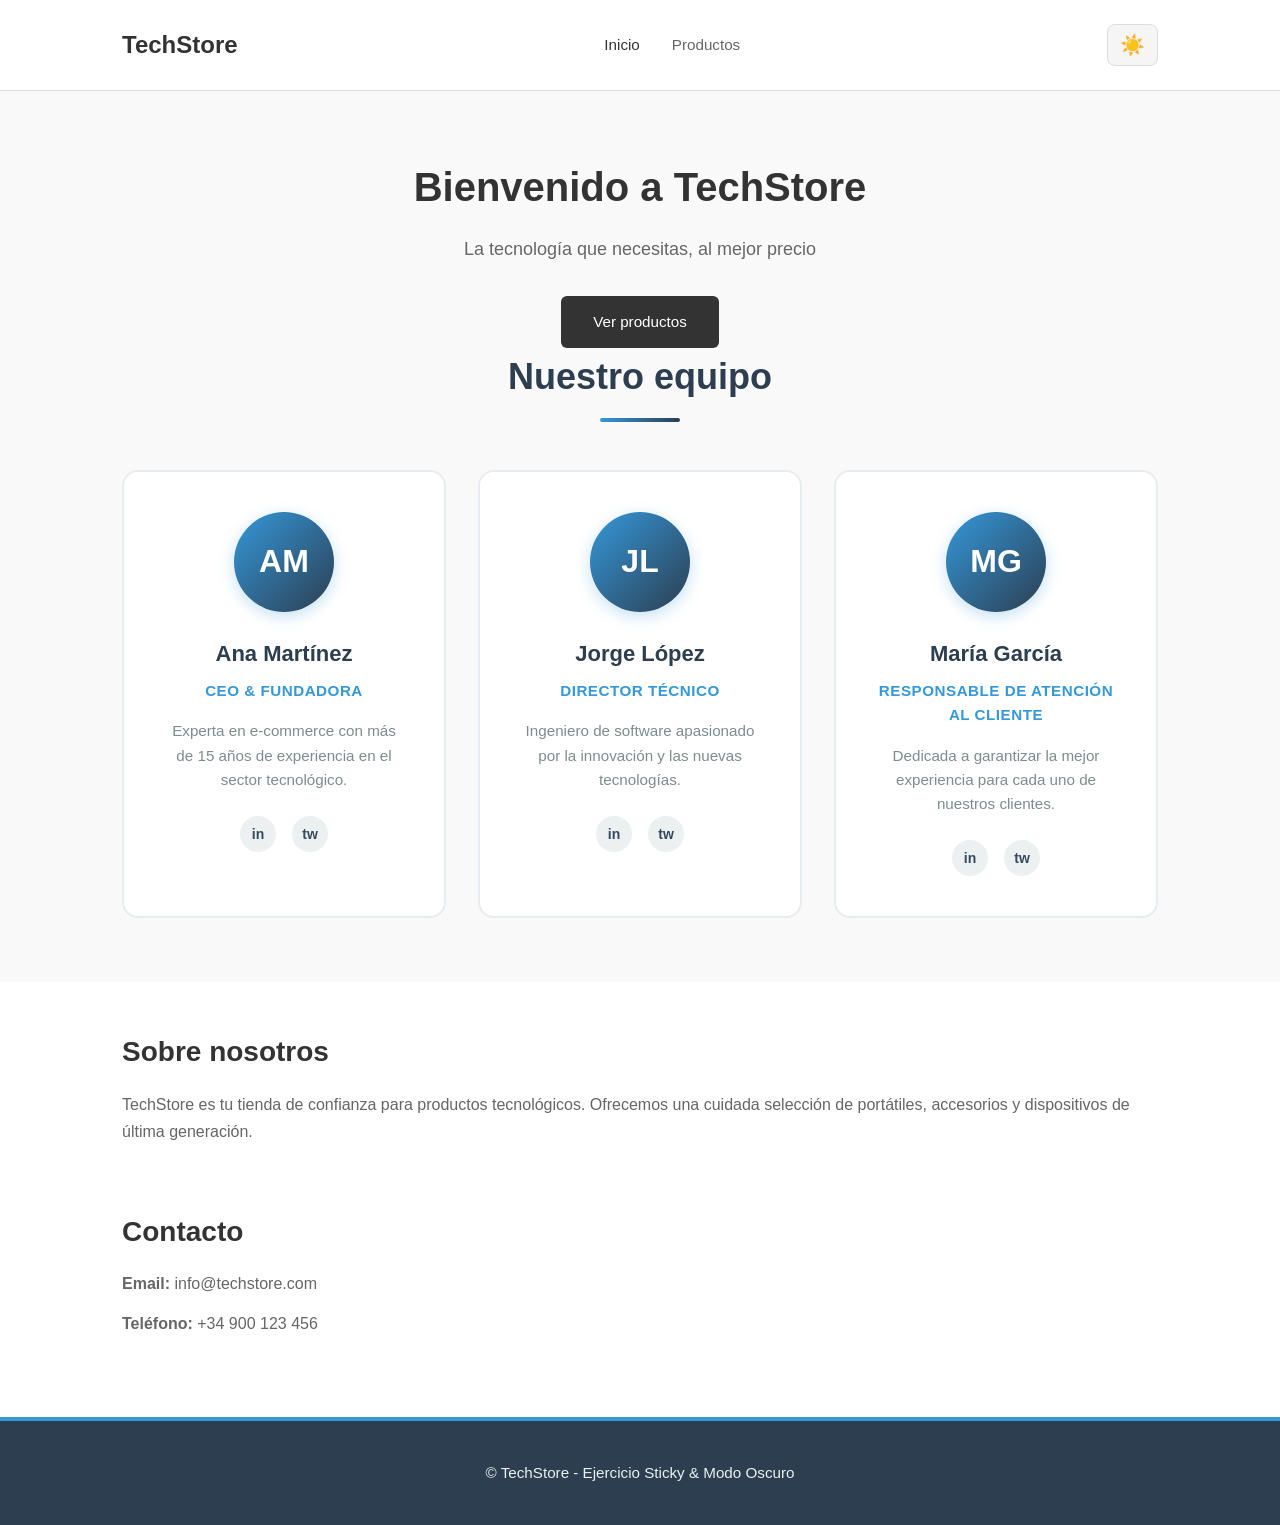
<file: index.html>
<!doctype html>
<html lang="es">
  <head>
    <meta charset="UTF-8" />
    <meta name="viewport" content="width=device-width, initial-scale=1.0" />
    <title>TechStore - Inicio</title>
    <link rel="stylesheet" href="./css/reset.css" />
    <link rel="stylesheet" href="./css/styles.css" />
  </head>
  <body>
    <header class="header-principal">
      <div class="container">
        <div class="header-content">
          <h1>TechStore</h1>
          <nav>
            <a href="./index.html" class="active">Inicio</a>
            <a href="./productos.html">Productos</a>
          </nav>
          <button id="btnModoOscuro" class="btn-modo">
            <span class="icono-sol" aria-label="Cambiar tema">☀️</span>
            <span class="icono-luna" aria-label="Cambiar tema">🌙</span>
          </button>
        </div>
      </div>
    </header>
    <main>
      <section class="hero">
        <div class="container">
          <div class="hero-content">
            <h2>Bienvenido a TechStore</h2>
            <p>La tecnología que necesitas, al mejor precio</p>
            <a href="./productos.html" class="btn-hero">Ver productos</a>
          </div>
          <div class="section-header">
            <h3>Nuestro equipo</h3>
            <div class="section-line"></div>
          </div>
          <div class="equipo-flex">
            <div class="equipo-card">
              <div class="equipo-avatar">AM</div>
              <h4>Ana Martínez</h4>
              <p class="rol">CEO & Fundadora</p>
              <p>
                Experta en e-commerce con más de 15 años de experiencia en el
                sector tecnológico.
              </p>
              <div class="equipo-social">
                <span>in</span>
                <span>tw</span>
              </div>
            </div>
            <div class="equipo-card">
              <div class="equipo-avatar">JL</div>
              <h4>Jorge López</h4>
              <p class="rol">Director Técnico</p>
              <p>
                Ingeniero de software apasionado por la innovación y las nuevas
                tecnologías.
              </p>
              <div class="equipo-social">
                <span>in</span>
                <span>tw</span>
              </div>
            </div>
            <div class="equipo-card">
              <div class="equipo-avatar">MG</div>
              <h4>María García</h4>
              <p class="rol">Responsable de Atención al Cliente</p>
              <p>
                Dedicada a garantizar la mejor experiencia para cada uno de
                nuestros clientes.
              </p>
              <div class="equipo-social">
                <span>in</span>
                <span>tw</span>
              </div>
            </div>
          </div>
        </div>
      </section>

      <section class="info-section">
        <div class="container">
          <h3>Sobre nosotros</h3>
          <p>
            TechStore es tu tienda de confianza para productos tecnológicos.
            Ofrecemos una cuidada selección de portátiles, accesorios y
            dispositivos de última generación.
          </p>
        </div>
      </section>

      <section class="contacto-section">
        <div class="container">
          <h3>Contacto</h3>
          <p><strong>Email:</strong> info@techstore.com</p>
          <p><strong>Teléfono:</strong> +34 900 123 456</p>
        </div>
      </section>
    </main>

    <footer>
      <div class="container">
        <p>&copy; TechStore - Ejercicio Sticky & Modo Oscuro</p>
      </div>
    </footer>

    <script src="./js/script.js"></script>
  </body>
</html>
</file>
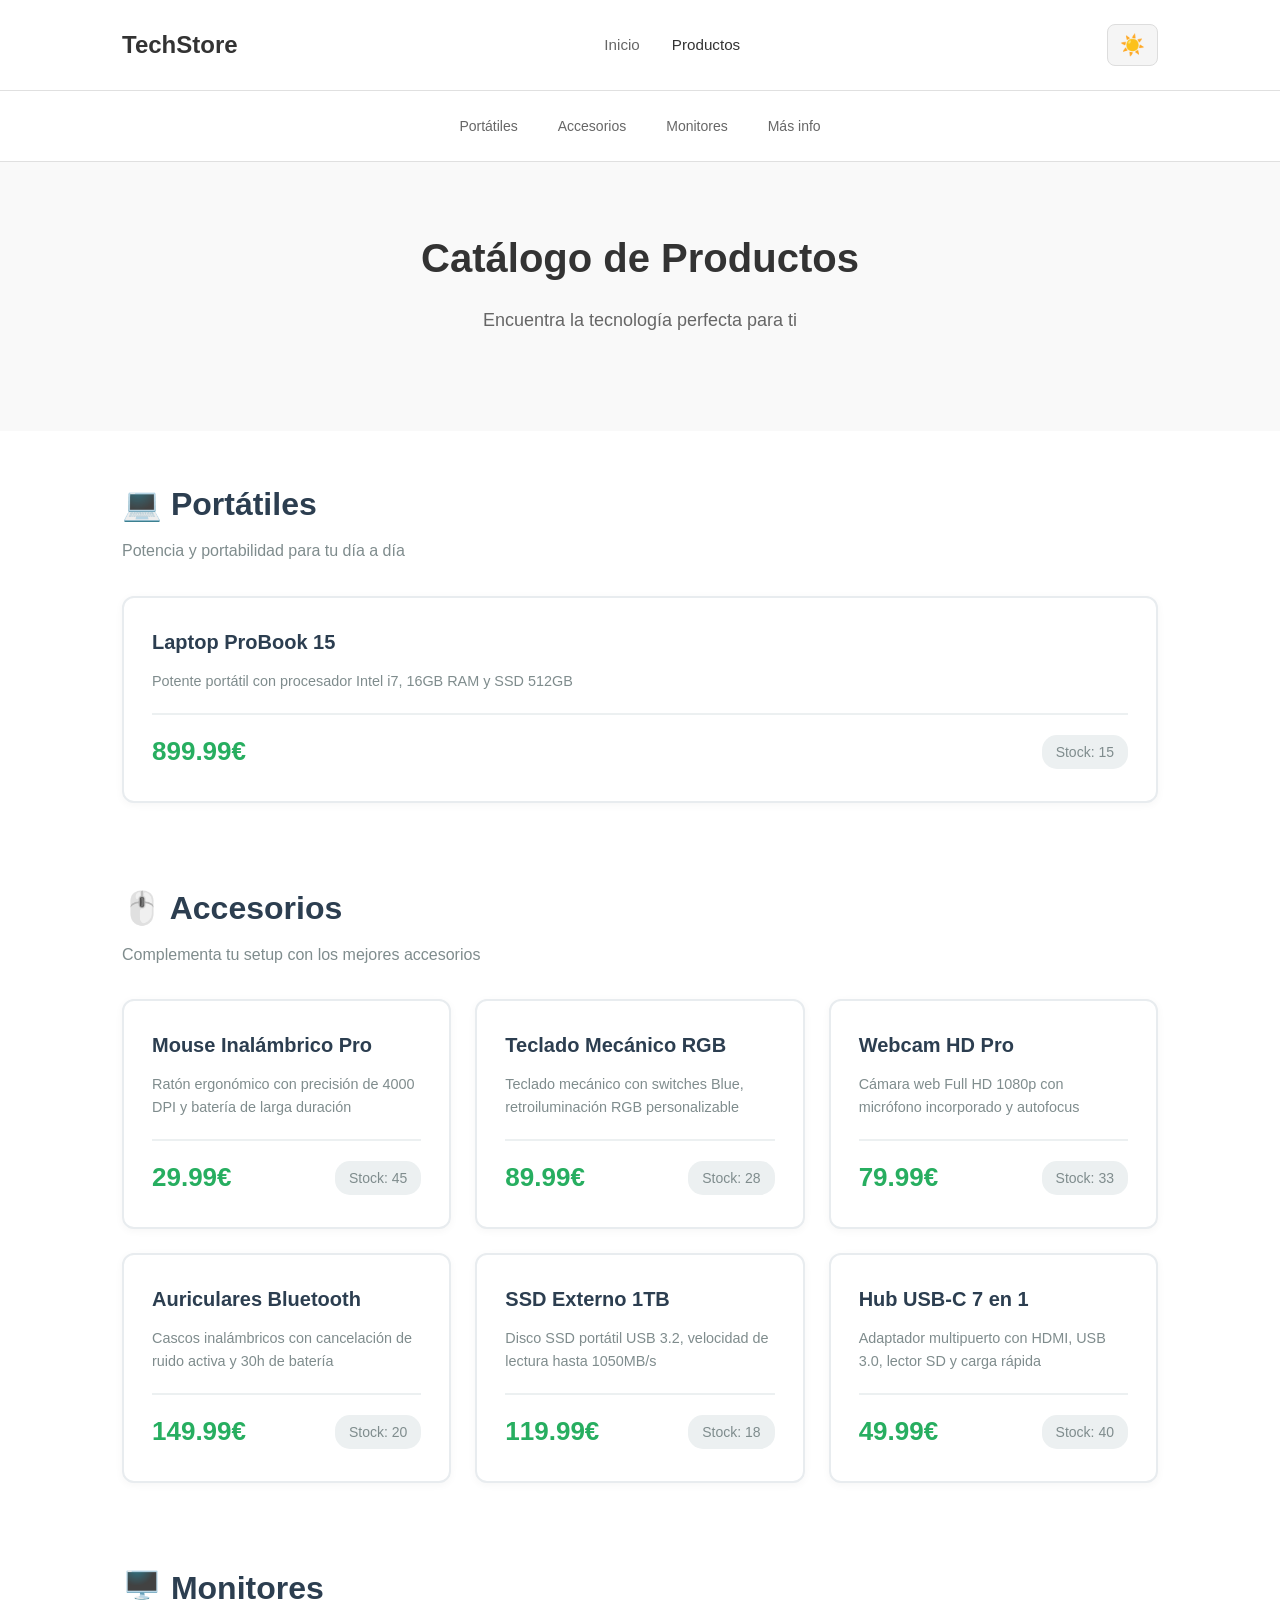
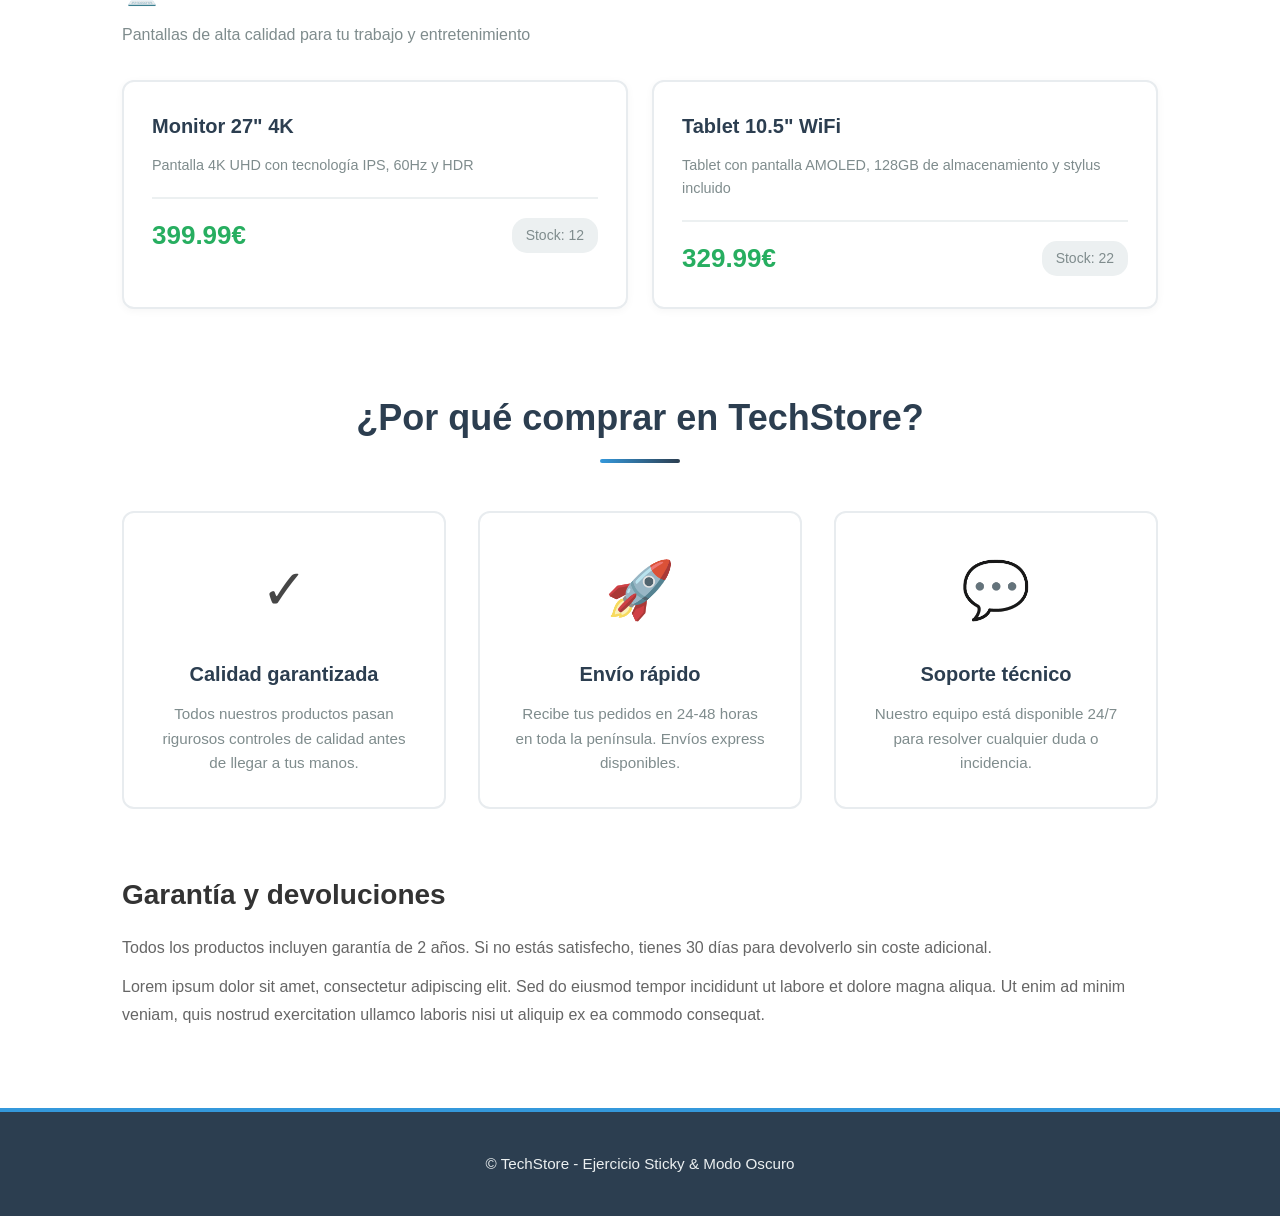
<file: productos.html>
<!doctype html>
<html lang="es">
  <head>
    <meta charset="UTF-8" />
    <meta name="viewport" content="width=device-width, initial-scale=1.0" />
    <title>Productos - TechStore</title>
    <link rel="stylesheet" href="./css/reset.css" />
    <link rel="stylesheet" href="./css/styles.css" />
  </head>
  <body>
    <header class="header-principal">
      <div class="container">
        <div class="header-content">
          <h1>TechStore</h1>
          <nav>
            <a href="./index.html">Inicio</a>
            <a href="./productos.html" class="active">Productos</a>
          </nav>
          <button id="btnModoOscuro" class="btn-modo">
            <span class="icono-sol">☀️</span>
            <span class="icono-luna">🌙</span>
          </button>
        </div>
      </div>
    </header>

    <nav class="submenu-sticky">
      <div class="container">
        <div class="submenu-content">
          <a href="#portatiles">Portátiles</a>
          <a href="#accesorios">Accesorios</a>
          <a href="#monitores">Monitores</a>
          <a href="#info">Más info</a>
        </div>
      </div>
    </nav>

    <section class="hero">
      <div class="container">
        <div class="hero-content">
          <h2>Catálogo de Productos</h2>
          <p>Encuentra la tecnología perfecta para ti</p>
        </div>
      </div>
    </section>

    <main class="container">
      <section id="portatiles" class="productos-section">
        <div class="section-header-productos">
          <h3>💻 Portátiles</h3>
          <p>Potencia y portabilidad para tu día a día</p>
        </div>
        <div id="portatiles-container" class="productos-flex"></div>
      </section>

      <section id="accesorios" class="productos-section">
        <div class="section-header-productos">
          <h3>🖱️ Accesorios</h3>
          <p>Complementa tu setup con los mejores accesorios</p>
        </div>
        <div id="accesorios-container" class="productos-flex"></div>
      </section>

      <section id="monitores" class="productos-section">
        <div class="section-header-productos">
          <h3>🖥️ Monitores</h3>
          <p>Pantallas de alta calidad para tu trabajo y entretenimiento</p>
        </div>
        <div id="monitores-container" class="productos-flex"></div>
      </section>

      <section class="beneficios-section">
        <div class="section-header">
          <h3>¿Por qué comprar en TechStore?</h3>
          <div class="section-line"></div>
        </div>
        <div class="caracteristicas">
          <div class="caracteristica-card">
            <div class="caracteristica-icon-large">✓</div>
            <h4>Calidad garantizada</h4>
            <p>
              Todos nuestros productos pasan rigurosos controles de calidad
              antes de llegar a tus manos.
            </p>
          </div>
          <div class="caracteristica-card">
            <div class="caracteristica-icon-large">🚀</div>
            <h4>Envío rápido</h4>
            <p>
              Recibe tus pedidos en 24-48 horas en toda la península. Envíos
              express disponibles.
            </p>
          </div>
          <div class="caracteristica-card">
            <div class="caracteristica-icon-large">💬</div>
            <h4>Soporte técnico</h4>
            <p>
              Nuestro equipo está disponible 24/7 para resolver cualquier duda o
              incidencia.
            </p>
          </div>
        </div>
      </section>
      <section class="info-section">
        <h3>Garantía y devoluciones</h3>
        <p>
          Todos los productos incluyen garantía de 2 años. Si no estás
          satisfecho, tienes 30 días para devolverlo sin coste adicional.
        </p>
        <p>
          Lorem ipsum dolor sit amet, consectetur adipiscing elit. Sed do
          eiusmod tempor incididunt ut labore et dolore magna aliqua. Ut enim ad
          minim veniam, quis nostrud exercitation ullamco laboris nisi ut
          aliquip ex ea commodo consequat.
        </p>
      </section>
    </main>

    <footer>
      <div class="container">
        <p>&copy; TechStore - Ejercicio Sticky & Modo Oscuro</p>
      </div>
    </footer>

    <script src="./js/data.js"></script>
    <script src="./js/script.js"></script>
  </body>
</html>
</file>
<file: css/styles.css>
:root {
  --color-bg-primary: #ffffff;
  --color-bg-secondary: #f9f9f9;
  --color-bg-tertiary: #f5f5f5;
  --color-text-dark: #333;
  --color-text-medium: #666;
  --color-text-light: #999;
  --color-border-light: #e0e0e0;
  --color-border-lighter: #f0f0f0;
  --color-border-subtle: #e8ecef;
  --color-primary: #3498db;
  --color-primary-dark: #2980b9;
  --color-success: #27ae60;
  --color-success-light: #2ecc71;
  --color-text-primary: #2c3e50;
  --color-text-secondary: #7f8c8d;
  --color-text-light-subtle: #34495e;
  --color-bg-light: #ecf0f1;

  --color-dark-bg-primary: #0f0f0f;
  --color-dark-bg-secondary: #1a1a1a;
  --color-dark-bg-tertiary: #252525;
  --color-dark-text-primary: #e0e0e0;
  --color-dark-text-secondary: #999;
  --color-dark-text-tertiary: #95a5a6;
  --color-dark-border: #333;
  --color-dark-border-subtle: #2d2d2d;
  --color-dark-text-light: #fff;
  --color-dark-bg-input: #2a2a2a;
  --color-dark-border-btn: #3a3a3a;
}

* {
  margin: 0;
  padding: 0;
  box-sizing: border-box;
}

html {
  scroll-behavior: smooth;
}

body {
  font-family:
    -apple-system, BlinkMacSystemFont, "Segoe UI", Roboto, "Helvetica Neue",
    sans-serif;
  background-color: var(--color-bg-primary);
  color: var(--color-text-dark);
  line-height: 1.6;
  transition:
    background-color 0.3s ease,
    color 0.3s ease;
}

.container {
  max-width: 1100px;
  margin: 0 auto;
  padding: 0 2rem;
}

.header-principal {
  background-color: #fff;
  border-bottom: 1px solid #e0e0e0;
  z-index: 1000;
}

.header-content {
  display: flex;
  justify-content: space-between;
  align-items: center;
  padding: 1.5rem 0;
}

.header-principal h1 {
  font-size: 1.5rem;
  font-weight: 600;
  color: #333;
}

nav {
  display: flex;
  gap: 2rem;
}

nav a {
  text-decoration: none;
  color: #666;
  font-weight: 400;
  font-size: 0.95rem;
  transition: color 0.2s ease;
}

nav a:hover {
  color: #333;
}

nav a.active {
  color: #333;
  font-weight: 500;
}

.btn-modo {
  background-color: #f5f5f5;
  border: 1px solid #ddd;
  border-radius: 8px;
  padding: 0.5rem 0.75rem;
  cursor: pointer;
  font-size: 1.25rem;
  transition: background-color 0.2s ease;
}

.btn-modo:hover {
  background-color: #e8e8e8;
}

.icono-luna {
  display: none;
}

body.modo-oscuro .icono-sol {
  display: none;
}

body.modo-oscuro .icono-luna {
  display: inline;
}

.submenu-sticky {
  position: sticky;
  top: 0;
  background-color: #fff;
  border-bottom: 1px solid #e0e0e0;
  z-index: 999;
}
.submenu-sticky.scrolled {
  box-shadow: 0 2px 8px rgba(0, 0, 0, 0.12);
}

.submenu-content {
  display: flex;
  justify-content: center;
  gap: 0.5rem;
  padding: 1rem 0;
  flex-wrap: wrap;
}

.submenu-sticky a {
  text-decoration: none;
  color: #666;
  font-size: 0.875rem;
  padding: 0.5rem 1rem;
  transition: color 0.2s ease;
}

.submenu-sticky a:hover {
  color: #333;
}

body.modo-oscuro .submenu-sticky {
  background-color: #1a1a1a;
  border-bottom-color: #333;
}

body.modo-oscuro .submenu-sticky a {
  color: #999;
}

body.modo-oscuro .submenu-sticky a:hover {
  color: #fff;
}

body.modo-oscuro {
  background-color: #0f0f0f;
  color: #e0e0e0;
}

body.modo-oscuro .header-principal {
  background-color: #1a1a1a;
  border-bottom-color: #333;
}

body.modo-oscuro .header-principal h1 {
  color: #fff;
}

body.modo-oscuro nav a {
  color: #999;
}

body.modo-oscuro nav a:hover,
body.modo-oscuro nav a.active {
  color: #fff;
}

body.modo-oscuro .btn-modo {
  background-color: #2a2a2a;
  border-color: #3a3a3a;
}

.hero {
  background-color: #f9f9f9;
  padding: 4rem 0;
  margin-bottom: 3rem;
  text-align: center;
}

.hero-content h2 {
  font-size: 2.5rem;
  margin-bottom: 1rem;
  font-weight: 600;
  color: #333;
}

.hero-content p {
  font-size: 1.125rem;
  color: #666;
  margin-bottom: 2rem;
}

.btn-hero {
  display: inline-block;
  background-color: #333;
  color: #fff;
  padding: 0.875rem 2rem;
  border-radius: 6px;
  text-decoration: none;
  font-weight: 500;
  font-size: 0.95rem;
  transition: background-color 0.2s ease;
}

.btn-hero:hover {
  background-color: #555;
}

body.modo-oscuro .hero {
  background-color: #1a1a1a;
}

body.modo-oscuro .hero-content h2 {
  color: #fff;
}

body.modo-oscuro .hero-content p {
  color: #999;
}

body.modo-oscuro .btn-hero {
  background-color: #fff;
  color: #000;
}

body.modo-oscuro .btn-hero:hover {
  background-color: #e0e0e0;
}

.info-section,
.contacto-section {
  margin-bottom: 3rem;
}

.info-section h3,
.contacto-section h3 {
  font-size: 1.75rem;
  margin-bottom: 1rem;
  font-weight: 600;
  color: #333;
}

.info-section p,
.contacto-section p {
  color: #666;
  line-height: 1.7;
  margin-bottom: 0.75rem;
}

body.modo-oscuro .info-section h3,
body.modo-oscuro .contacto-section h3 {
  color: #fff;
}

body.modo-oscuro .info-section p,
body.modo-oscuro .contacto-section p {
  color: #999;
}

.productos-section {
  margin-bottom: 4rem;
  scroll-margin-top: 100px;
}

.section-header-productos h3 {
  font-size: 1.75rem;
  margin-bottom: 1.5rem;
  font-weight: 600;
  color: #333;
}

.productos-flex {
  display: flex;
  flex-wrap: wrap;
  gap: 1.25rem;
}

.producto-card {
  background-color: #fff;
  border: 1px solid #e0e0e0;
  border-radius: 8px;
  padding: 1.5rem;
  transition: all 0.2s ease;
  flex: 1 1 calc(33.333% - 1rem);
  min-width: 280px;
}

.producto-card:hover {
  box-shadow: 0 4px 12px rgba(0, 0, 0, 0.08);
  transform: translateY(-2px);
}

.producto-card h4 {
  font-size: 1.125rem;
  margin-bottom: 0.625rem;
  font-weight: 500;
  color: #333;
}

.producto-descripcion {
  color: #666;
  font-size: 0.875rem;
  margin-bottom: 1rem;
  line-height: 1.5;
}

.producto-footer {
  display: flex;
  justify-content: space-between;
  align-items: center;
  padding-top: 1rem;
  border-top: 2px solid var(--color-bg-light);
}

.producto-precio {
  font-size: 1.625rem;
  font-weight: 700;
  color: var(--color-success);
}

.producto-stock {
  font-size: 0.875rem;
  color: var(--color-text-secondary);
  background-color: var(--color-bg-light);
  padding: 0.375rem 0.875rem;
  border-radius: 15px;
  font-weight: 500;
}

.mensaje-vacio {
  text-align: center;
  color: var(--color-dark-text-tertiary);
  font-style: italic;
  padding: 3rem;
  font-size: 1.05rem;
}

body.modo-oscuro .section-header-productos h3 {
  color: var(--color-dark-text-light);
}

body.modo-oscuro .section-header-productos p {
  color: var(--color-dark-text-tertiary);
}

body.modo-oscuro .producto-card {
  background-color: var(--color-dark-bg-secondary);
  border-color: var(--color-dark-border-subtle);
}

body.modo-oscuro .producto-card h4 {
  color: var(--color-dark-text-light);
}

body.modo-oscuro .producto-descripcion {
  color: var(--color-dark-text-tertiary);
}

body.modo-oscuro .producto-footer {
  border-top-color: var(--color-dark-border-subtle);
}

body.modo-oscuro .producto-precio {
  color: var(--color-success-light);
}

body.modo-oscuro .producto-stock {
  background-color: var(--color-dark-border-subtle);
  color: var(--color-dark-text-tertiary);
}

footer {
  background-color: #f9f9f9;
  color: #666;
  padding: 2rem 0;
  text-align: center;
  margin-top: 4rem;
  border-top: 1px solid #e0e0e0;
}

footer p {
  margin: 0;
  font-size: 0.875rem;
}

body.modo-oscuro footer {
  background-color: #1a1a1a;
  border-top-color: #333;
  color: #999;
}

@media (max-width: 768px) {
  .container {
    padding: 0 1rem;
  }

  .header-content {
    flex-direction: column;
    gap: 1rem;
  }

  nav {
    gap: 1rem;
  }

  .hero-content h2 {
    font-size: 2rem;
  }

  .hero-content p {
    font-size: 1rem;
  }

  .productos-flex,
  .producto-card {
    flex: 1 1 100%;
  }

  .submenu-content {
    gap: 0.25rem;
  }

  .submenu-sticky a {
    padding: 0.5rem 0.75rem;
    font-size: 0.8125rem;
  }
}

@media (max-width: 480px) {
  .header-principal h1 {
    font-size: 1.25rem;
  }

  nav {
    flex-direction: column;
    gap: 0.5rem;
  }

  .hero {
    padding: 3rem 0;
  }

  .hero-content h2 {
    font-size: 1.75rem;
  }
}

.section-header {
  text-align: center;
  margin-bottom: 3rem;
}

.section-header h3 {
  font-size: 2.25rem;
  color: var(--color-text-primary);
  margin-bottom: 0.75rem;
  font-weight: 700;
}

.section-line {
  width: 80px;
  height: 4px;
  background: linear-gradient(
    to right,
    var(--color-primary),
    var(--color-text-primary)
  );
  margin: 0 auto;
  border-radius: 2px;
}

body.modo-oscuro .section-header h3 {
  color: var(--color-bg-light);
}

.section-header-productos {
  margin-bottom: 2rem;
}

.section-header-productos h3 {
  font-size: 2rem;
  color: #2c3e50;
  margin-bottom: 0.5rem;
  font-weight: 700;
}

.section-header-productos p {
  color: #7f8c8d;
  font-size: 1rem;
}

body.modo-oscuro .section-header-productos h3 {
  color: #ecf0f1;
}

body.modo-oscuro .section-header-productos p {
  color: #95a5a6;
}

.info-section {
  margin-bottom: 4rem;
}

.info-content {
  display: flex;
  gap: 3rem;
  align-items: center;
  flex-wrap: wrap;
}

.info-text {
  flex: 1 1 500px;
}

.info-text p {
  font-size: 1.05rem;
  color: var(--color-text-light-subtle);
  margin-bottom: 1rem;
  line-height: 1.8;
}

.info-imagen {
  flex: 1 1 300px;
}

.imagen-placeholder {
  background: linear-gradient(
    135deg,
    var(--color-primary) 0%,
    var(--color-text-primary) 100%
  );
  border-radius: 12px;
  aspect-ratio: 1;
  display: flex;
  align-items: center;
  justify-content: center;
  font-size: 6rem;
  box-shadow: 0 8px 20px rgba(52, 152, 219, 0.3);
}

body.modo-oscuro .info-text p {
  color: var(--color-dark-text-tertiary);
}

body.modo-oscuro .imagen-placeholder {
  background: linear-gradient(
    135deg,
    var(--color-primary-dark) 0%,
    #1a252f 100%
  );
}

.equipo-section {
  margin-bottom: 4rem;
}

.equipo-flex {
  display: flex;
  flex-wrap: wrap;
  gap: 2rem;
  justify-content: center;
}

.equipo-card {
  background-color: var(--color-bg-primary);
  border: 2px solid var(--color-border-subtle);
  border-radius: 16px;
  padding: 2.5rem;
  flex: 1 1 300px;
  max-width: 340px;
  text-align: center;
  transition: all 0.3s ease;
}

.equipo-card:hover {
  transform: translateY(-8px);
  box-shadow: 0 12px 30px rgba(52, 152, 219, 0.15);
  border-color: var(--color-primary);
}

.equipo-avatar {
  width: 100px;
  height: 100px;
  border-radius: 50%;
  background: linear-gradient(
    135deg,
    var(--color-primary) 0%,
    var(--color-text-primary) 100%
  );
  color: white;
  display: flex;
  align-items: center;
  justify-content: center;
  font-size: 2rem;
  font-weight: 700;
  margin: 0 auto 1.5rem;
  box-shadow: 0 4px 15px rgba(52, 152, 219, 0.3);
}

.equipo-card h4 {
  font-size: 1.375rem;
  margin-bottom: 0.5rem;
  color: var(--color-text-primary);
  font-weight: 700;
}

.equipo-card .rol {
  color: var(--color-primary);
  font-size: 0.95rem;
  font-weight: 600;
  margin-bottom: 1rem;
  text-transform: uppercase;
  letter-spacing: 0.5px;
}

.equipo-card p {
  color: var(--color-text-secondary);
  font-size: 0.95rem;
  margin-bottom: 1.5rem;
}

.equipo-social {
  display: flex;
  justify-content: center;
  gap: 1rem;
}

.equipo-social span {
  background-color: var(--color-bg-light);
  color: var(--color-text-light-subtle);
  width: 36px;
  height: 36px;
  border-radius: 50%;
  display: flex;
  align-items: center;
  justify-content: center;
  font-size: 0.875rem;
  font-weight: 600;
  cursor: pointer;
  transition: all 0.2s ease;
}

.equipo-social span:hover {
  background-color: var(--color-primary);
  color: var(--color-bg-primary);
  transform: scale(1.1);
}

body.modo-oscuro .equipo-card {
  background-color: var(--color-dark-bg-secondary);
  border-color: var(--color-dark-border-subtle);
}

body.modo-oscuro .equipo-avatar {
  background: linear-gradient(
    135deg,
    var(--color-primary-dark) 0%,
    #1a252f 100%
  );
}

body.modo-oscuro .equipo-card h4 {
  color: var(--color-bg-light);
}

body.modo-oscuro .equipo-card p {
  color: var(--color-dark-text-tertiary);
}

body.modo-oscuro .equipo-social span {
  background-color: var(--color-dark-border-subtle);
  color: #b0b0b0;
}

.valores-section {
  margin-bottom: 4rem;
}

.caracteristicas {
  display: flex;
  flex-wrap: wrap;
  gap: 2rem;
}

.caracteristica-card {
  background-color: var(--color-bg-primary);
  border: 2px solid var(--color-border-subtle);
  border-radius: 12px;
  padding: 2rem;
  flex: 1 1 calc(33.333% - 1.5rem);
  min-width: 250px;
  text-align: center;
  transition: all 0.3s ease;
}

.caracteristica-card:hover {
  transform: translateY(-4px);
  box-shadow: 0 8px 20px rgba(52, 152, 219, 0.12);
}

.caracteristica-icon {
  font-size: 2rem;
  color: var(--color-primary);
  margin-bottom: 1rem;
}

.caracteristica-icon-large {
  font-size: 3.5rem;
  margin-bottom: 1.5rem;
  opacity: 0.9;
}

.caracteristica-card h4 {
  font-size: 1.25rem;
  margin-bottom: 0.75rem;
  color: var(--color-text-primary);
  font-weight: 700;
}

.caracteristica-card p {
  color: var(--color-text-secondary);
  font-size: 0.95rem;
}

body.modo-oscuro .caracteristica-card {
  background-color: var(--color-dark-bg-secondary);
  border-color: var(--color-dark-border-subtle);
}

body.modo-oscuro .caracteristica-card h4 {
  color: var(--color-bg-light);
}

body.modo-oscuro .caracteristica-card p {
  color: var(--color-dark-text-tertiary);
}

.contacto-section {
  margin-bottom: 4rem;
}

.contacto-card {
  background: linear-gradient(135deg, var(--color-bg-primary) 0%, #f8f9fa 100%);
  border: 2px solid var(--color-border-subtle);
  border-radius: 16px;
  padding: 3rem;
  box-shadow: 0 4px 15px rgba(0, 0, 0, 0.05);
}

.contacto-card p {
  font-size: 1.05rem;
  color: var(--color-text-light-subtle);
  margin-bottom: 2rem;
}

.contacto-info {
  display: flex;
  flex-direction: column;
  gap: 1.5rem;
}

.contacto-item {
  display: flex;
  align-items: center;
  gap: 1.5rem;
  padding: 1.25rem;
  background-color: var(--color-bg-primary);
  border-radius: 10px;
  border: 1px solid var(--color-border-subtle);
  transition: all 0.2s ease;
}

.contacto-item:hover {
  border-color: var(--color-primary);
  transform: translateX(5px);
}

.contacto-icon {
  font-size: 2rem;
  min-width: 50px;
  text-align: center;
}

.contacto-item strong {
  display: block;
  color: var(--color-text-primary);
  font-size: 1rem;
  margin-bottom: 0.25rem;
}

.contacto-item p {
  margin: 0;
  color: var(--color-text-secondary);
  font-size: 0.95rem;
}

body.modo-oscuro .contacto-card {
  background: linear-gradient(
    135deg,
    var(--color-dark-bg-secondary) 0%,
    var(--color-dark-bg-tertiary) 100%
  );
  border-color: var(--color-dark-border-subtle);
}

body.modo-oscuro .contacto-card > p {
  color: var(--color-dark-text-tertiary);
}

body.modo-oscuro .contacto-item {
  background-color: var(--color-dark-bg-primary);
  border-color: var(--color-dark-border-subtle);
}

body.modo-oscuro .contacto-item strong {
  color: var(--color-bg-light);
}

body.modo-oscuro .contacto-item p {
  color: var(--color-dark-text-tertiary);
}

.productos-section {
  margin-bottom: 5rem;
}

.productos-flex {
  display: flex;
  flex-wrap: wrap;
  gap: 1.5rem;
}

.producto-card {
  background-color: #ffffff;
  border: 2px solid #e8ecef;
  border-radius: 12px;
  padding: 1.75rem;
  transition: all 0.3s ease;
  flex: 1 1 calc(33.333% - 1rem);
  min-width: 280px;
  box-shadow: 0 2px 8px rgba(0, 0, 0, 0.04);
  position: relative;
  overflow: hidden;
}

.producto-card::before {
  content: "";
  position: absolute;
  top: 0;
  left: 0;
  right: 0;
  height: 3px;
  background: linear-gradient(to right, #3498db, #27ae60);
  transform: scaleX(0);
  transition: transform 0.3s ease;
}

.producto-card:hover::before {
  transform: scaleX(1);
}

.producto-card:hover {
  transform: translateY(-6px);
  box-shadow: 0 12px 25px rgba(52, 152, 219, 0.15);
  border-color: #3498db;
}

.producto-card h4 {
  font-size: 1.25rem;
  margin-bottom: 0.75rem;
  font-weight: 600;
  color: var(--color-text-primary);
}

.producto-descripcion {
  color: var(--color-text-secondary);
  font-size: 0.9rem;
  margin-bottom: 1.25rem;
  line-height: 1.6;
}

.producto-footer {
  display: flex;
  justify-content: space-between;
  align-items: center;
  padding-top: 1rem;
  border-top: 2px solid var(--color-bg-light);
}

.producto-precio {
  font-size: 1.625rem;
  font-weight: 700;
  color: var(--color-success);
}

.producto-stock {
  font-size: 0.875rem;
  color: var(--color-text-secondary);
  background-color: var(--color-bg-light);
  padding: 0.375rem 0.875rem;
  border-radius: 15px;
  font-weight: 500;
}

.mensaje-vacio {
  text-align: center;
  color: var(--color-dark-text-tertiary);
  font-style: italic;
  padding: 3rem;
  font-size: 1.05rem;
}

body.modo-oscuro .producto-card {
  background-color: var(--color-dark-bg-secondary);
  border-color: var(--color-dark-border-subtle);
}

body.modo-oscuro .producto-card h4 {
  color: var(--color-bg-light);
}

body.modo-oscuro .producto-descripcion {
  color: var(--color-dark-text-tertiary);
}

body.modo-oscuro .producto-footer {
  border-top-color: var(--color-dark-border-subtle);
}

body.modo-oscuro .producto-precio {
  color: var(--color-success-light);
}

body.modo-oscuro .producto-stock {
  background-color: var(--color-dark-border-subtle);
  color: var(--color-dark-text-tertiary);
}

.beneficios-section {
  margin-top: 4rem;
  margin-bottom: 4rem;
}

footer {
  background-color: var(--color-text-primary);
  color: var(--color-bg-light);
  padding: 2.5rem 0;
  text-align: center;
  margin-top: 5rem;
  border-top: 4px solid var(--color-primary);
}

footer p {
  margin: 0;
  font-size: 0.95rem;
}

body.modo-oscuro footer {
  background-color: var(--color-dark-bg-primary);
  border-top-color: var(--color-primary-dark);
}

@media (max-width: 768px) {
  .container {
    padding: 0 1rem;
  }

  .header-content {
    flex-direction: column;
    gap: 1rem;
    padding: 1rem 0;
  }

  nav {
    gap: 1rem;
  }

  .hero h2 {
    font-size: 2rem;
  }

  .hero p {
    font-size: 1rem;
  }

  .hero-stats {
    gap: 2rem;
  }

  .stat-number {
    font-size: 2rem;
  }

  .section-header h3 {
    font-size: 1.75rem;
  }

  .destacado-grid,
  .caracteristicas,
  .equipo-flex,
  .productos-flex {
    gap: 1rem;
  }

  .producto-card,
  .caracteristica-card,
  .destacado-card {
    flex: 1 1 100%;
  }

  .info-content {
    flex-direction: column;
  }

  .submenu-content {
    gap: 0.25rem;
  }

  .submenu-sticky a {
    padding: 0.5rem 1rem;
    font-size: 0.8rem;
  }
}

@media (max-width: 480px) {
  .header-principal h1 {
    font-size: 1.375rem;
  }

  nav {
    flex-direction: column;
    gap: 0.5rem;
    text-align: center;
  }

  .hero {
    padding: 3rem 0;
  }

  .hero h2 {
    font-size: 1.75rem;
  }

  .section-header h3 {
    font-size: 1.5rem;
  }

  .equipo-avatar {
    width: 80px;
    height: 80px;
    font-size: 1.75rem;
  }
}
</file>
